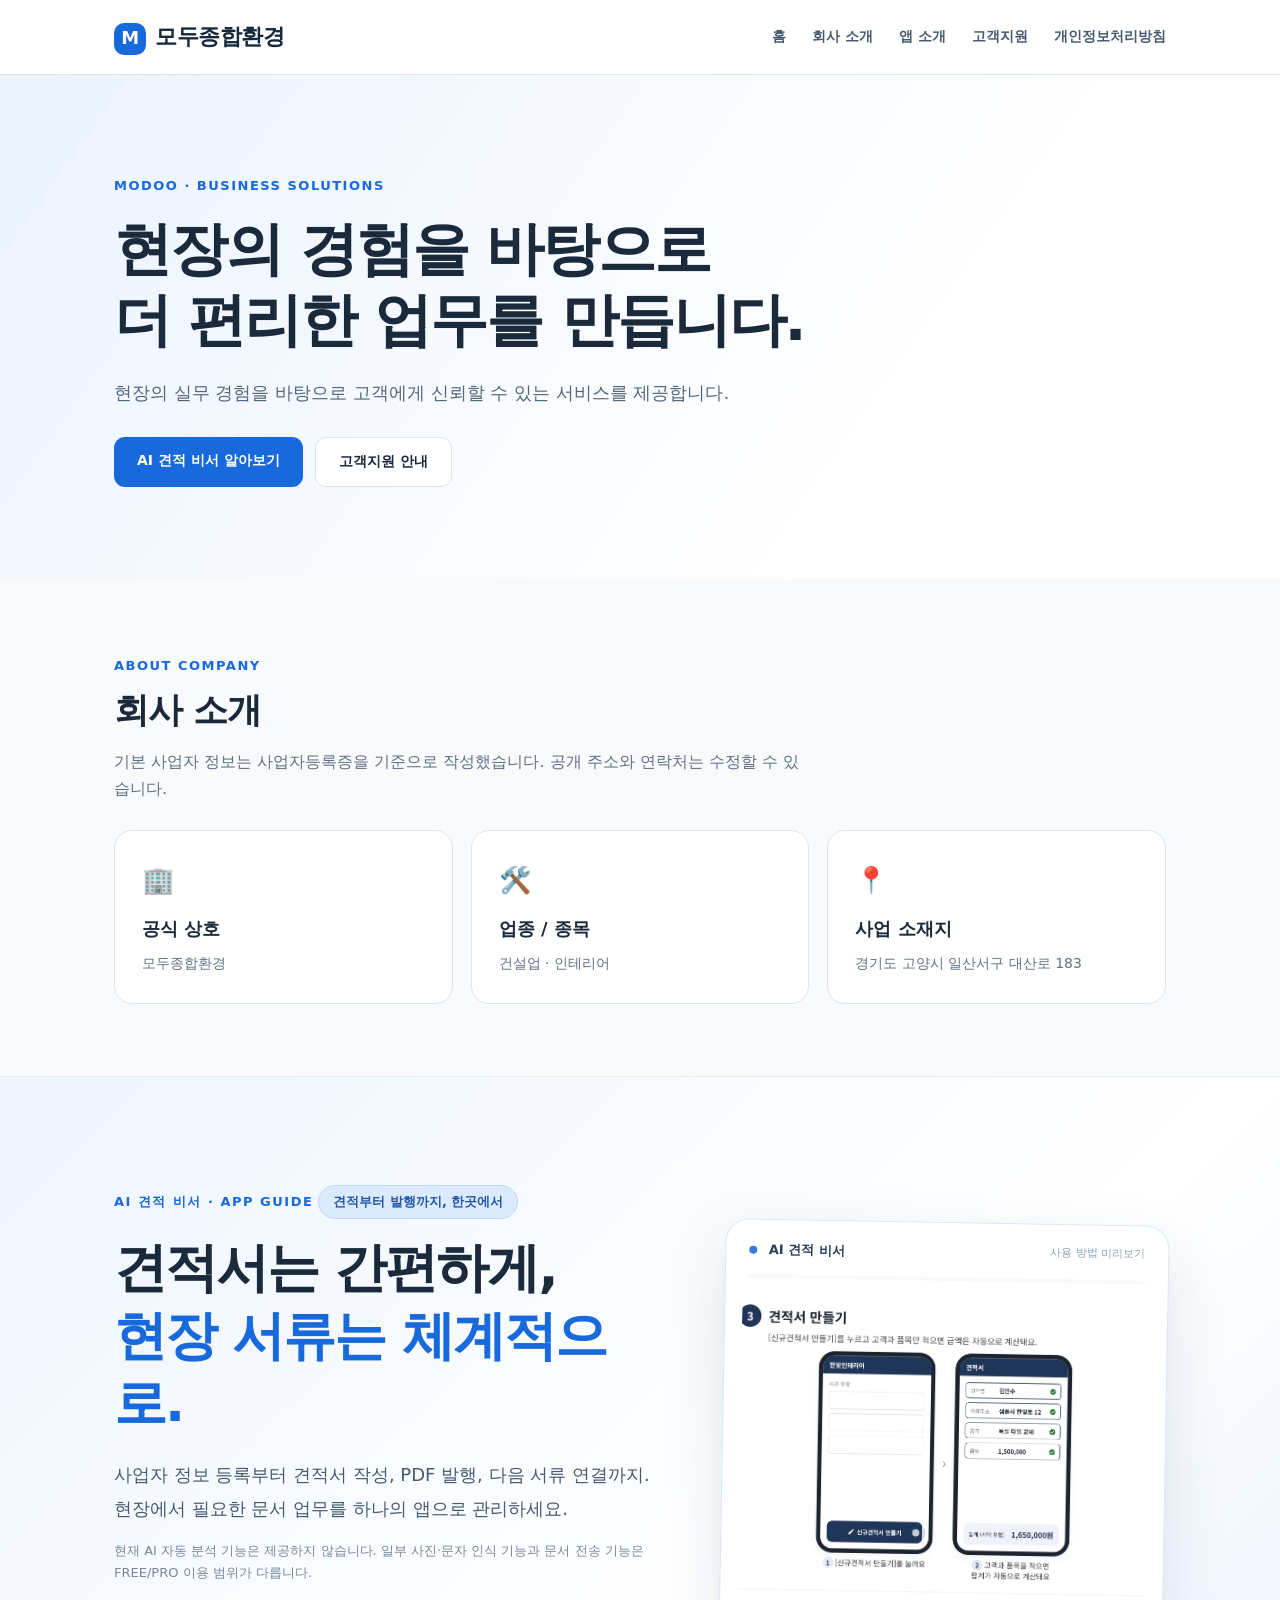
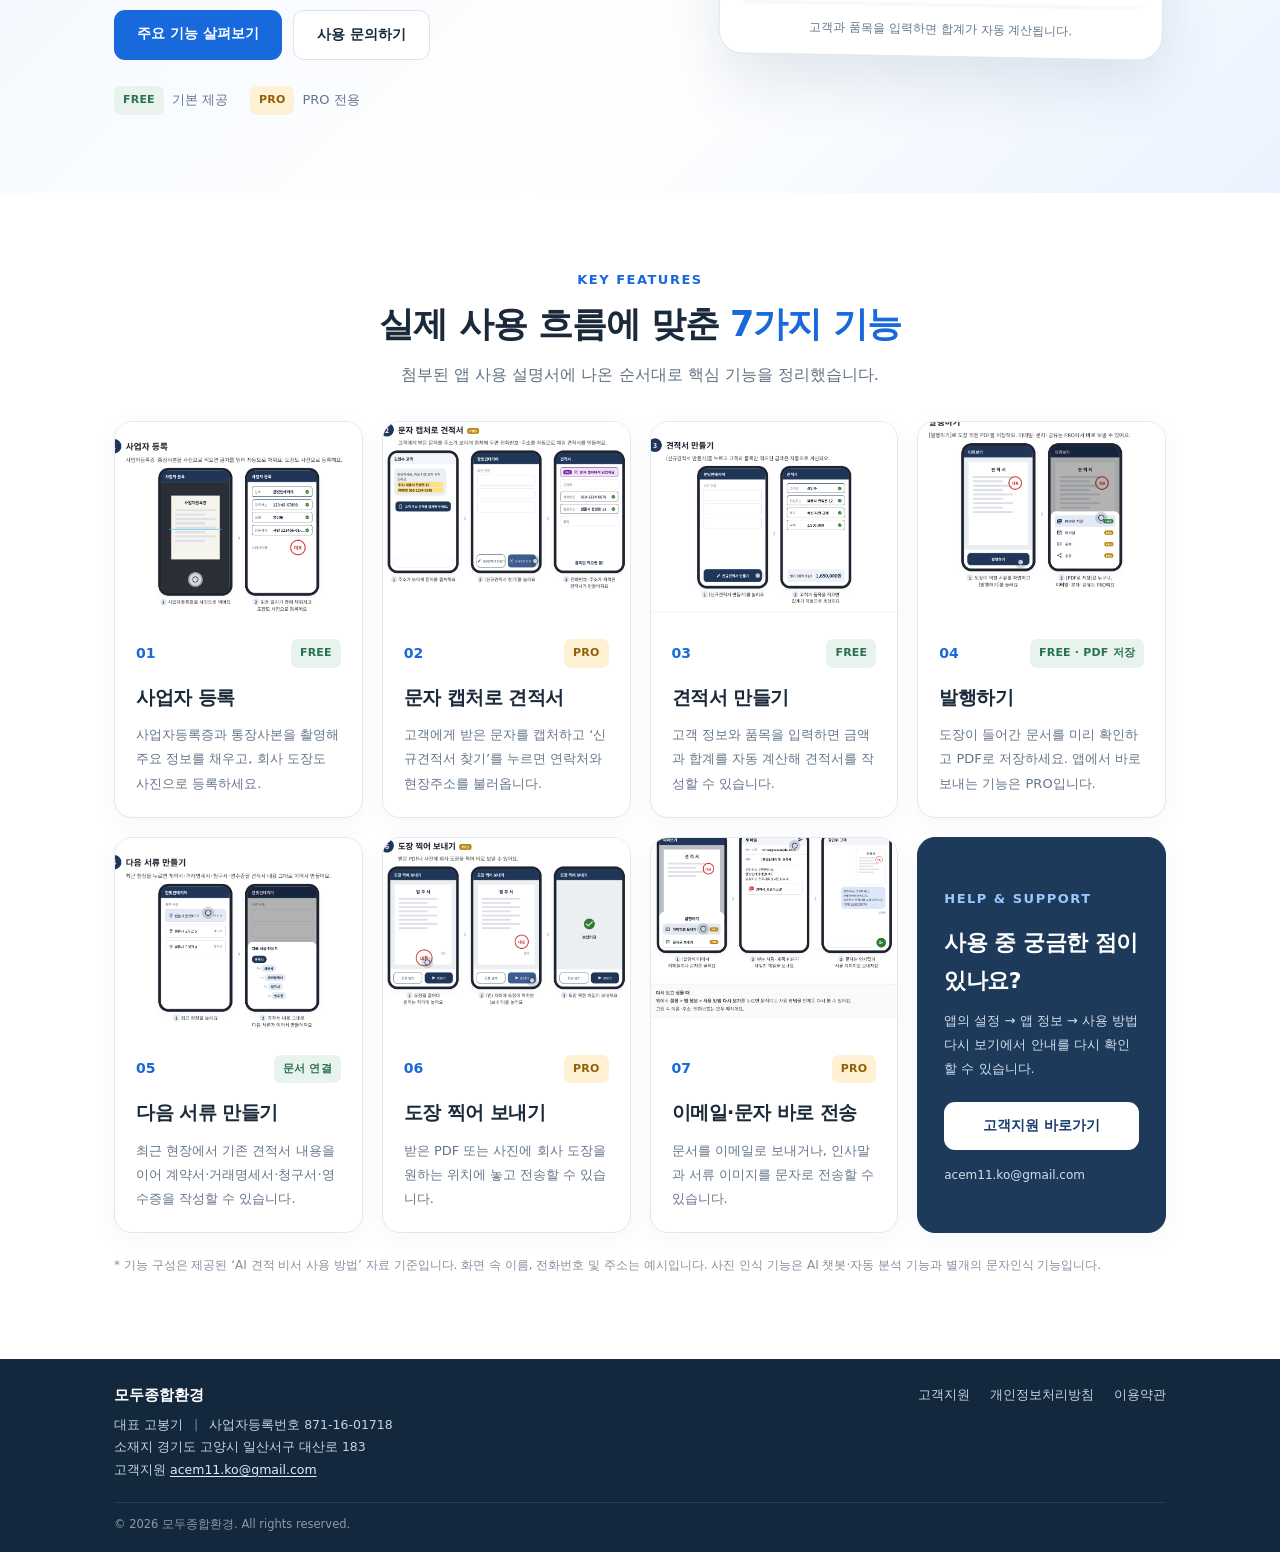
<file: index.html>
<!doctype html><html lang="ko"><head><meta charset="utf-8"><meta name="viewport" content="width=device-width,initial-scale=1"><title>모두종합환경 | 공식 홈페이지</title><meta name="description" content="모두종합환경 공식 홈페이지 및 AI 견적 비서 앱 소개"><link rel="stylesheet" href="styles.css"></head><body>
<header class="site-header"><div class="wrap header-inner"><a class="brand" href="./"><span class="brand-mark">M</span><span data-brand>모두종합환경</span></a><nav class="nav"><a href="./">홈</a><a href="#about">회사 소개</a><a href="#app">앱 소개</a><a href="support/">고객지원</a><a href="privacy/">개인정보처리방침</a></nav></div></header>
<main><section class="hero"><div class="wrap"><div class="eyebrow">MODOO · BUSINESS SOLUTIONS</div><h1>현장의 경험을 바탕으로<br>더 편리한 업무를 만듭니다.</h1><p data-field="companyIntroduction"></p><div class="actions"><a class="btn" href="#app">AI 견적 비서 알아보기</a><a class="btn secondary" href="support/">고객지원 안내</a></div></div></section>
<section class="section" id="about"><div class="wrap"><span class="eyebrow">ABOUT COMPANY</span><h2>회사 소개</h2><p class="lead">기본 사업자 정보는 사업자등록증을 기준으로 작성했습니다. 공개 주소와 연락처는 수정할 수 있습니다.</p><div class="cards"><div class="card"><div class="symbol">🏢</div><h3>공식 상호</h3><p data-field="companyName"></p></div><div class="card"><div class="symbol">🛠️</div><h3>업종 / 종목</h3><p><span data-field="businessType"></span> · <span data-field="businessItems"></span></p></div><div class="card"><div class="symbol">📍</div><h3>사업 소재지</h3><p data-field="location"></p></div></div></div></section>
<section class="app-showcase" id="app">
 <div class="wrap">
  <div class="app-hero-grid">
   <div class="app-copy">
    <span class="eyebrow">AI 견적 비서 · APP GUIDE</span>
    <div class="app-pill">견적부터 발행까지, 한곳에서</div>
    <h2>견적서는 간편하게,<br><em>현장 서류는 체계적으로.</em></h2>
    <p class="app-lead">사업자 정보 등록부터 견적서 작성, PDF 발행, 다음 서류 연결까지. 현장에서 필요한 문서 업무를 하나의 앱으로 관리하세요.</p>
    <p class="app-note">현재 AI 자동 분석 기능은 제공하지 않습니다. 일부 사진·문자 인식 기능과 문서 전송 기능은 FREE/PRO 이용 범위가 다릅니다.</p>
    <div class="app-hero-actions"><a class="btn" href="#app-features">주요 기능 살펴보기</a><a class="btn secondary" href="support/">사용 문의하기</a></div>
    <div class="plan-key"><span><b class="chip free">FREE</b> 기본 제공</span><span><b class="chip pro">PRO</b> PRO 전용</span></div>
   </div>
   <div class="hero-visual"><div class="visual-topline"><span class="mini-dot"></span> AI 견적 비서 <span class="visual-mini">사용 방법 미리보기</span></div><img src="assets/guide-step-3.png" alt="견적서 만들기 화면 예시: 신규견적서 작성과 자동 합계 계산" loading="eager"><div class="visual-caption">고객과 품목을 입력하면 합계가 자동 계산됩니다.</div></div>
  </div>
 </div>
</section>
<section class="app-benefits section" id="app-features"><div class="wrap">
 <div class="section-heading"><span class="eyebrow">KEY FEATURES</span><h2>실제 사용 흐름에 맞춘 <span class="accent">7가지 기능</span></h2><p class="lead">첨부된 앱 사용 설명서에 나온 순서대로 핵심 기능을 정리했습니다.</p></div>
 <div class="feature-grid">
  <article class="feature-card"><div class="feature-img"><img src="assets/guide-step-1.png" alt="사업자등록증 촬영 및 사업자 정보 입력 예시" loading="lazy"></div><div class="feature-text"><div class="feature-top"><span class="step">01</span><span class="chip free">FREE</span></div><h3>사업자 등록</h3><p>사업자등록증과 통장사본을 촬영해 주요 정보를 채우고, 회사 도장도 사진으로 등록하세요.</p></div></article>
  <article class="feature-card"><div class="feature-img"><img src="assets/guide-step-2.png" alt="문자 캡처에서 연락처와 주소를 읽어오는 화면 예시" loading="lazy"></div><div class="feature-text"><div class="feature-top"><span class="step">02</span><span class="chip pro">PRO</span></div><h3>문자 캡처로 견적서</h3><p>고객에게 받은 문자를 캡처하고 ‘신규견적서 찾기’를 누르면 연락처와 현장주소를 불러옵니다.</p></div></article>
  <article class="feature-card"><div class="feature-img"><img src="assets/guide-step-3.png" alt="견적서 작성 및 금액 자동 계산 예시" loading="lazy"></div><div class="feature-text"><div class="feature-top"><span class="step">03</span><span class="chip free">FREE</span></div><h3>견적서 만들기</h3><p>고객 정보와 품목을 입력하면 금액과 합계를 자동 계산해 견적서를 작성할 수 있습니다.</p></div></article>
  <article class="feature-card"><div class="feature-img"><img src="assets/guide-step-4.png" alt="도장 날인한 견적서 PDF 발행 화면 예시" loading="lazy"></div><div class="feature-text"><div class="feature-top"><span class="step">04</span><span class="chip free">FREE · PDF 저장</span></div><h3>발행하기</h3><p>도장이 들어간 문서를 미리 확인하고 PDF로 저장하세요. 앱에서 바로 보내는 기능은 PRO입니다.</p></div></article>
  <article class="feature-card"><div class="feature-img"><img src="assets/guide-step-5.png" alt="견적서 내용을 계약서 등 다음 서류로 이어 만드는 화면 예시" loading="lazy"></div><div class="feature-text"><div class="feature-top"><span class="step">05</span><span class="chip free">문서 연결</span></div><h3>다음 서류 만들기</h3><p>최근 현장에서 기존 견적서 내용을 이어 계약서·거래명세서·청구서·영수증을 작성할 수 있습니다.</p></div></article>
  <article class="feature-card"><div class="feature-img"><img src="assets/guide-step-6.png" alt="외부 PDF에 도장을 배치하고 보내는 화면 예시" loading="lazy"></div><div class="feature-text"><div class="feature-top"><span class="step">06</span><span class="chip pro">PRO</span></div><h3>도장 찍어 보내기</h3><p>받은 PDF 또는 사진에 회사 도장을 원하는 위치에 놓고 전송할 수 있습니다.</p></div></article>
  <article class="feature-card"><div class="feature-img"><img src="assets/guide-step-7.png" alt="견적서를 이메일과 문자로 전송하는 화면 예시" loading="lazy"></div><div class="feature-text"><div class="feature-top"><span class="step">07</span><span class="chip pro">PRO</span></div><h3>이메일·문자 바로 전송</h3><p>문서를 이메일로 보내거나, 인사말과 서류 이미지를 문자로 전송할 수 있습니다.</p></div></article>
  <article class="feature-card action-card"><div class="feature-text"><span class="eyebrow">HELP & SUPPORT</span><h3>사용 중 궁금한 점이 있나요?</h3><p>앱의 설정 → 앱 정보 → 사용 방법 다시 보기에서 안내를 다시 확인할 수 있습니다.</p><a class="btn" href="support/">고객지원 바로가기</a><a class="email-plain" data-email-link href="mailto:acem11.ko@gmail.com">acem11.ko@gmail.com</a></div></article>
 </div>
 <p class="app-footnote">* 기능 구성은 제공된 ‘AI 견적 비서 사용 방법’ 자료 기준입니다. 화면 속 이름, 전화번호 및 주소는 예시입니다. 사진 인식 기능은 AI 챗봇·자동 분석 기능과 별개의 문자인식 기능입니다.</p>
 </div></section>
</main>
<footer class="footer compact-footer"><div class="wrap"><div class="footer-flex"><div class="footer-company"><strong data-brand></strong><p>대표 <span data-field="representative"></span> <span class="footer-sep">|</span> 사업자등록번호 <span data-field="registrationNumber"></span></p><p>소재지 <span data-field="location"></span></p><p>고객지원 <a href="mailto:acem11.ko@gmail.com">acem11.ko@gmail.com</a></p></div><nav class="footer-links" aria-label="하단 메뉴"><a href="support/">고객지원</a><a href="privacy/">개인정보처리방침</a><a href="terms/">이용약관</a></nav></div><div class="footer-copy">© <span data-year></span> <span data-brand></span>. All rights reserved.</div></div></footer><script src="config.js"></script><script src="app.js"></script></body></html>
</file>
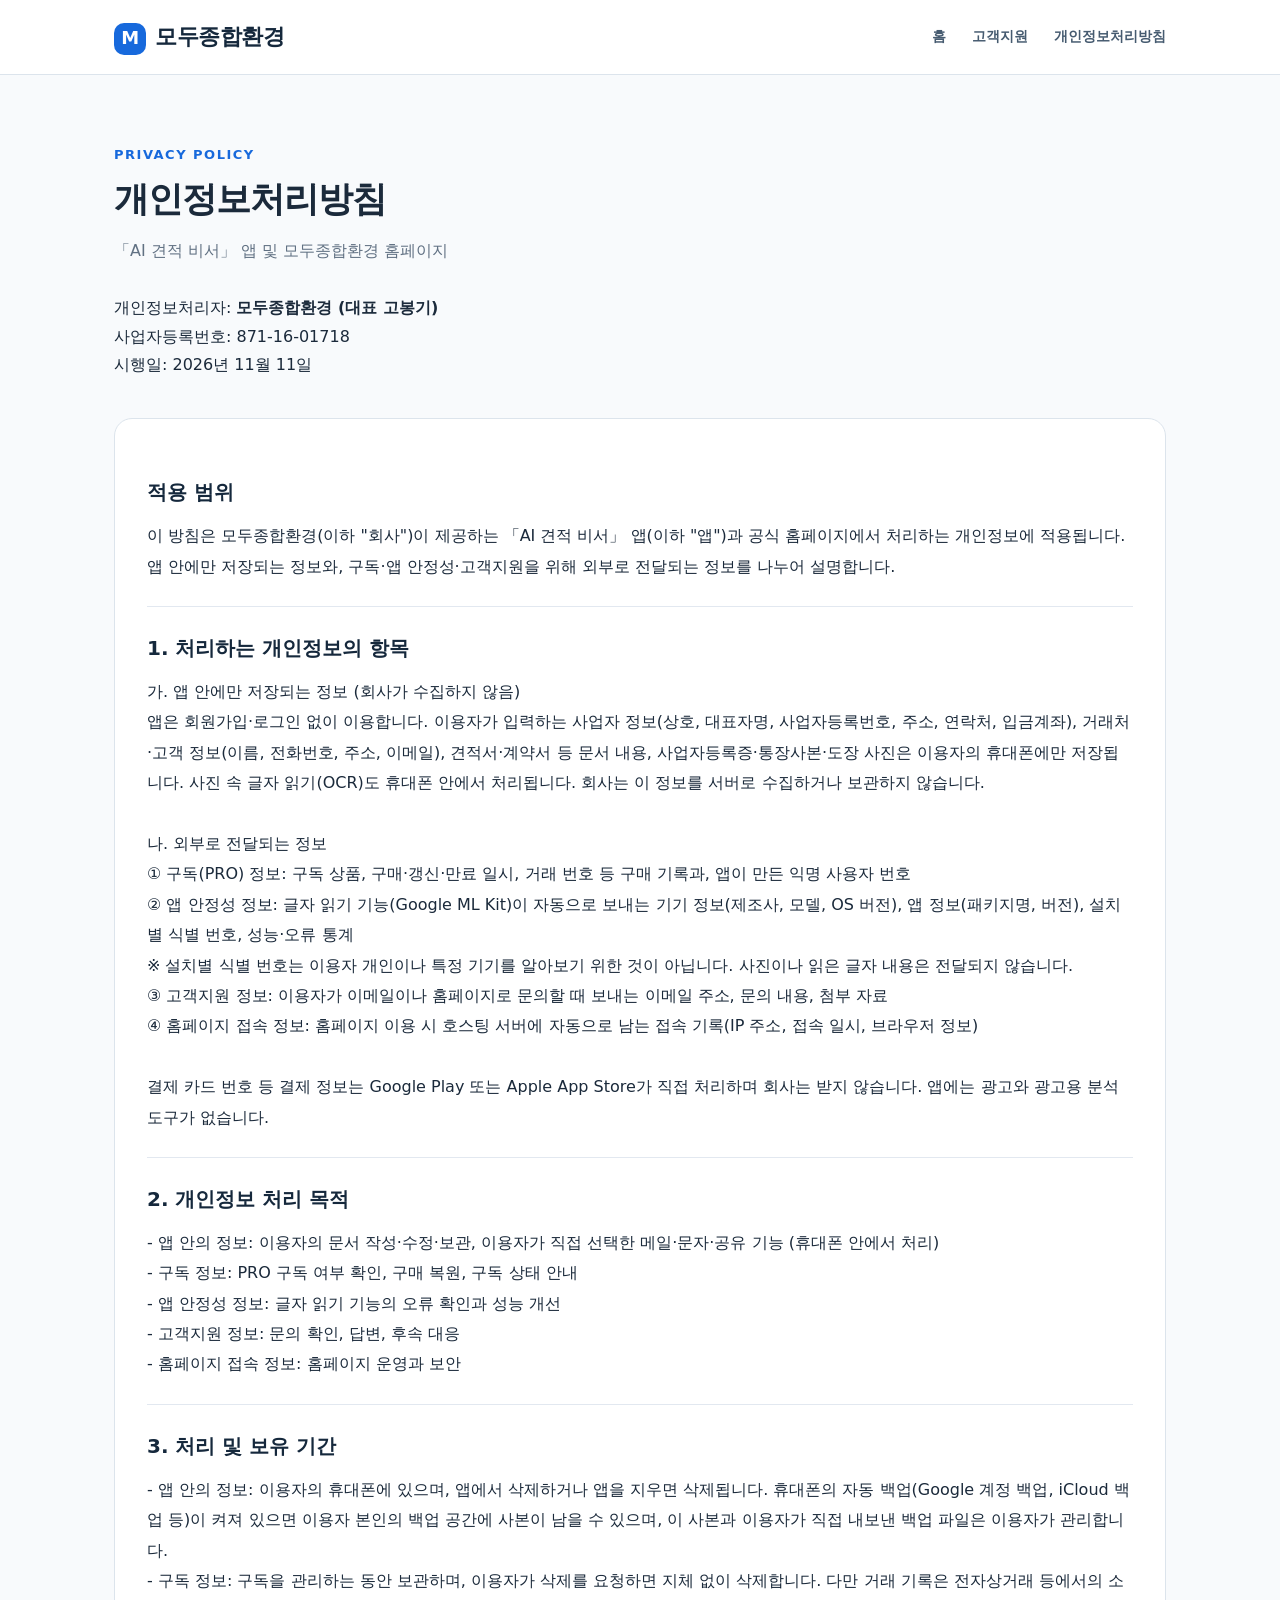
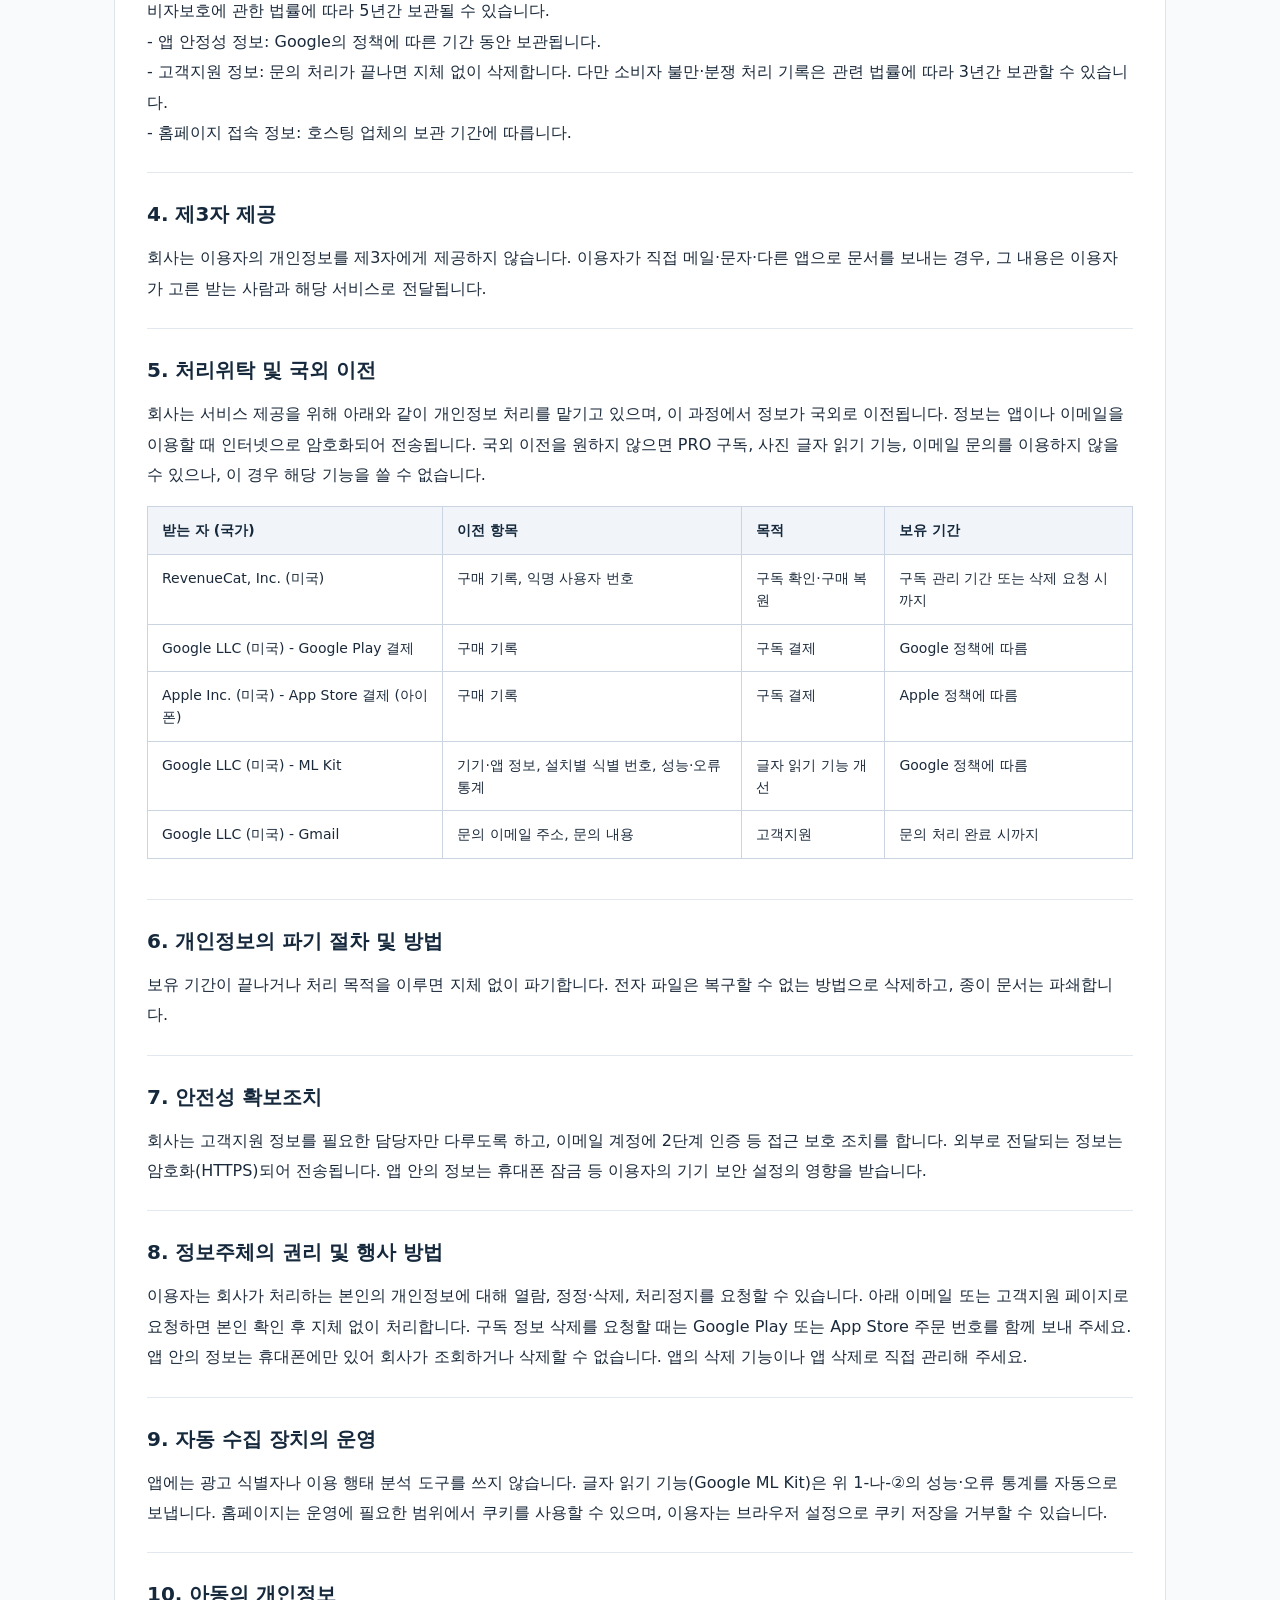
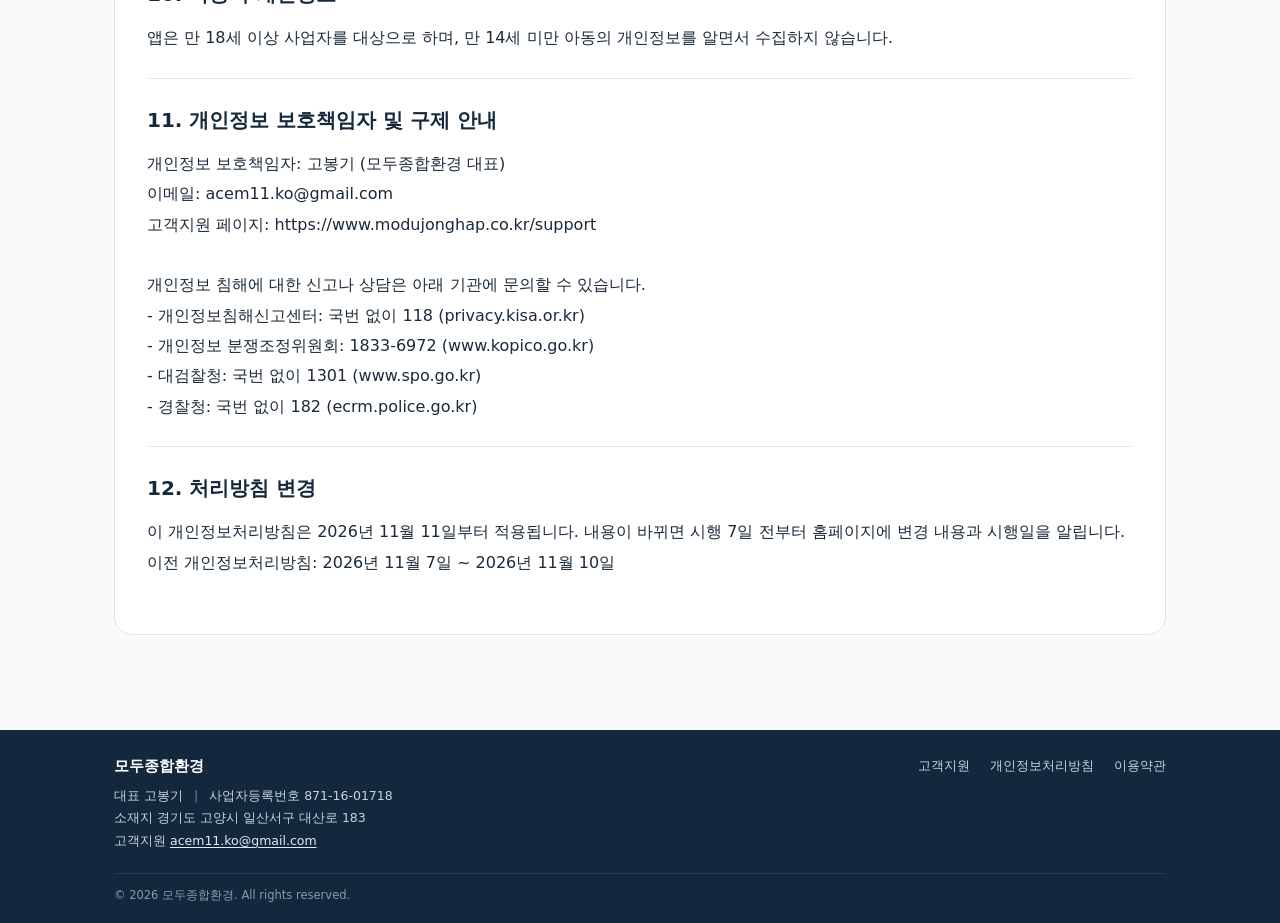
<file: privacy/index.html>
<!doctype html><html lang="ko"><head><meta charset="utf-8"><meta name="viewport" content="width=device-width,initial-scale=1"><title>개인정보처리방침 | AI 견적 비서</title><link rel="stylesheet" href="../styles.css"><style>.privacy-section{padding:24px 0;border-bottom:1px solid #e2e8f0}.privacy-section:last-of-type{border-bottom:none}.privacy-section h2{font-size:20px;margin:0 0 12px;color:var(--navy)}.privacy-text{white-space:pre-line;line-height:1.9;overflow-wrap:anywhere}.privacy-top{margin-top:24px}.privacy-status{font-size:13px;color:#8b4513}.privacy-meta{padding:14px 0;line-height:1.8}.privacy-table-wrap{overflow-x:auto;margin:16px 0}.privacy-table{width:100%;border-collapse:collapse;font-size:14px;line-height:1.6}.privacy-table th,.privacy-table td{border:1px solid #cbd5e1;padding:12px 14px;text-align:left;vertical-align:top}.privacy-table th{background:#f1f5f9;color:var(--navy);font-weight:700}</style></head><body><header class="site-header"><div class="wrap header-inner"><a class="brand" href="../"><span class="brand-mark">M</span><span data-brand></span></a><nav class="nav"><a href="../">홈</a><a href="../support/">고객지원</a><a href="./">개인정보처리방침</a></nav></div></header><main class="page"><div class="wrap"><span class="eyebrow">PRIVACY POLICY</span><h1>개인정보처리방침</h1><p class="lead">「<span data-field="appName"></span>」 앱 및 모두종합환경 홈페이지</p><div class="privacy-meta">개인정보처리자: <strong data-field="privacyController"></strong><br>사업자등록번호: <span data-field="registrationNumber"></span><br>시행일: <span data-field="privacyEffectiveDate"></span></div><div class="panel privacy-top"><section class="privacy-section"><h2>적용 범위</h2><div class="privacy-text" data-field="privacyScope"></div></section><section class="privacy-section"><h2>1. 처리하는 개인정보의 항목</h2><div class="privacy-text" data-field="privacyCollected"></div></section><section class="privacy-section"><h2>2. 개인정보 처리 목적</h2><div class="privacy-text" data-field="privacyPurpose"></div></section><section class="privacy-section"><h2>3. 처리 및 보유 기간</h2><div class="privacy-text" data-field="privacyRetention"></div></section><section class="privacy-section"><h2>4. 제3자 제공</h2><div class="privacy-text" data-field="privacyThirdParties"></div></section><section class="privacy-section"><h2>5. 처리위탁 및 국외 이전</h2><div class="privacy-text" data-field="privacyConsignment"></div><div class="privacy-table-wrap"><table class="privacy-table"><thead><tr><th>받는 자 (국가)</th><th>이전 항목</th><th>목적</th><th>보유 기간</th></tr></thead><tbody><tr><td>RevenueCat, Inc. (미국)</td><td>구매 기록, 익명 사용자 번호</td><td>구독 확인·구매 복원</td><td>구독 관리 기간 또는 삭제 요청 시까지</td></tr><tr><td>Google LLC (미국) - Google Play 결제</td><td>구매 기록</td><td>구독 결제</td><td>Google 정책에 따름</td></tr><tr><td>Apple Inc. (미국) - App Store 결제 (아이폰)</td><td>구매 기록</td><td>구독 결제</td><td>Apple 정책에 따름</td></tr><tr><td>Google LLC (미국) - ML Kit</td><td>기기·앱 정보, 설치별 식별 번호, 성능·오류 통계</td><td>글자 읽기 기능 개선</td><td>Google 정책에 따름</td></tr><tr><td>Google LLC (미국) - Gmail</td><td>문의 이메일 주소, 문의 내용</td><td>고객지원</td><td>문의 처리 완료 시까지</td></tr></tbody></table></div></section><section class="privacy-section"><h2>6. 개인정보의 파기 절차 및 방법</h2><div class="privacy-text" data-field="privacyDestruction"></div></section><section class="privacy-section"><h2>7. 안전성 확보조치</h2><div class="privacy-text" data-field="privacySecurity"></div></section><section class="privacy-section"><h2>8. 정보주체의 권리 및 행사 방법</h2><div class="privacy-text" data-field="privacyRights"></div></section><section class="privacy-section"><h2>9. 자동 수집 장치의 운영</h2><div class="privacy-text" data-field="privacyCookies"></div></section><section class="privacy-section"><h2>10. 아동의 개인정보</h2><div class="privacy-text" data-field="privacyChildren"></div></section><section class="privacy-section"><h2>11. 개인정보 보호책임자 및 구제 안내</h2><div class="privacy-text" data-field="privacyOfficer"></div></section><section class="privacy-section"><h2>12. 처리방침 변경</h2><div class="privacy-text" data-field="privacyChanges"></div></section></div></div></main><footer class="footer compact-footer"><div class="wrap"><div class="footer-flex"><div class="footer-company"><strong data-brand></strong><p>대표 <span data-field="representative"></span> <span class="footer-sep">|</span> 사업자등록번호 <span data-field="registrationNumber"></span></p><p>소재지 <span data-field="location"></span></p><p>고객지원 <a href="mailto:acem11.ko@gmail.com">acem11.ko@gmail.com</a></p></div><nav class="footer-links" aria-label="하단 메뉴"><a href="../support/">고객지원</a><a href="../privacy/">개인정보처리방침</a><a href="../terms/">이용약관</a></nav></div><div class="footer-copy">© <span data-year></span> <span data-brand></span>. All rights reserved.</div></div></footer><script src="../config.js"></script><script src="../app.js"></script><script>window.addEventListener('DOMContentLoaded',function(){const s=window.SITE_CONFIG||{};const requires=Object.keys(s).some(k=>k.startsWith('privacy')&&typeof s[k]==='string'&&(/\[확인 필요|\[.*입력 필요/.test(s[k])));document.querySelectorAll('[data-setup-warning]').forEach(e=>e.hidden=!(requires||!s.supportEmail||!s.privacyEffectiveDate));});</script></body></html>
</file>
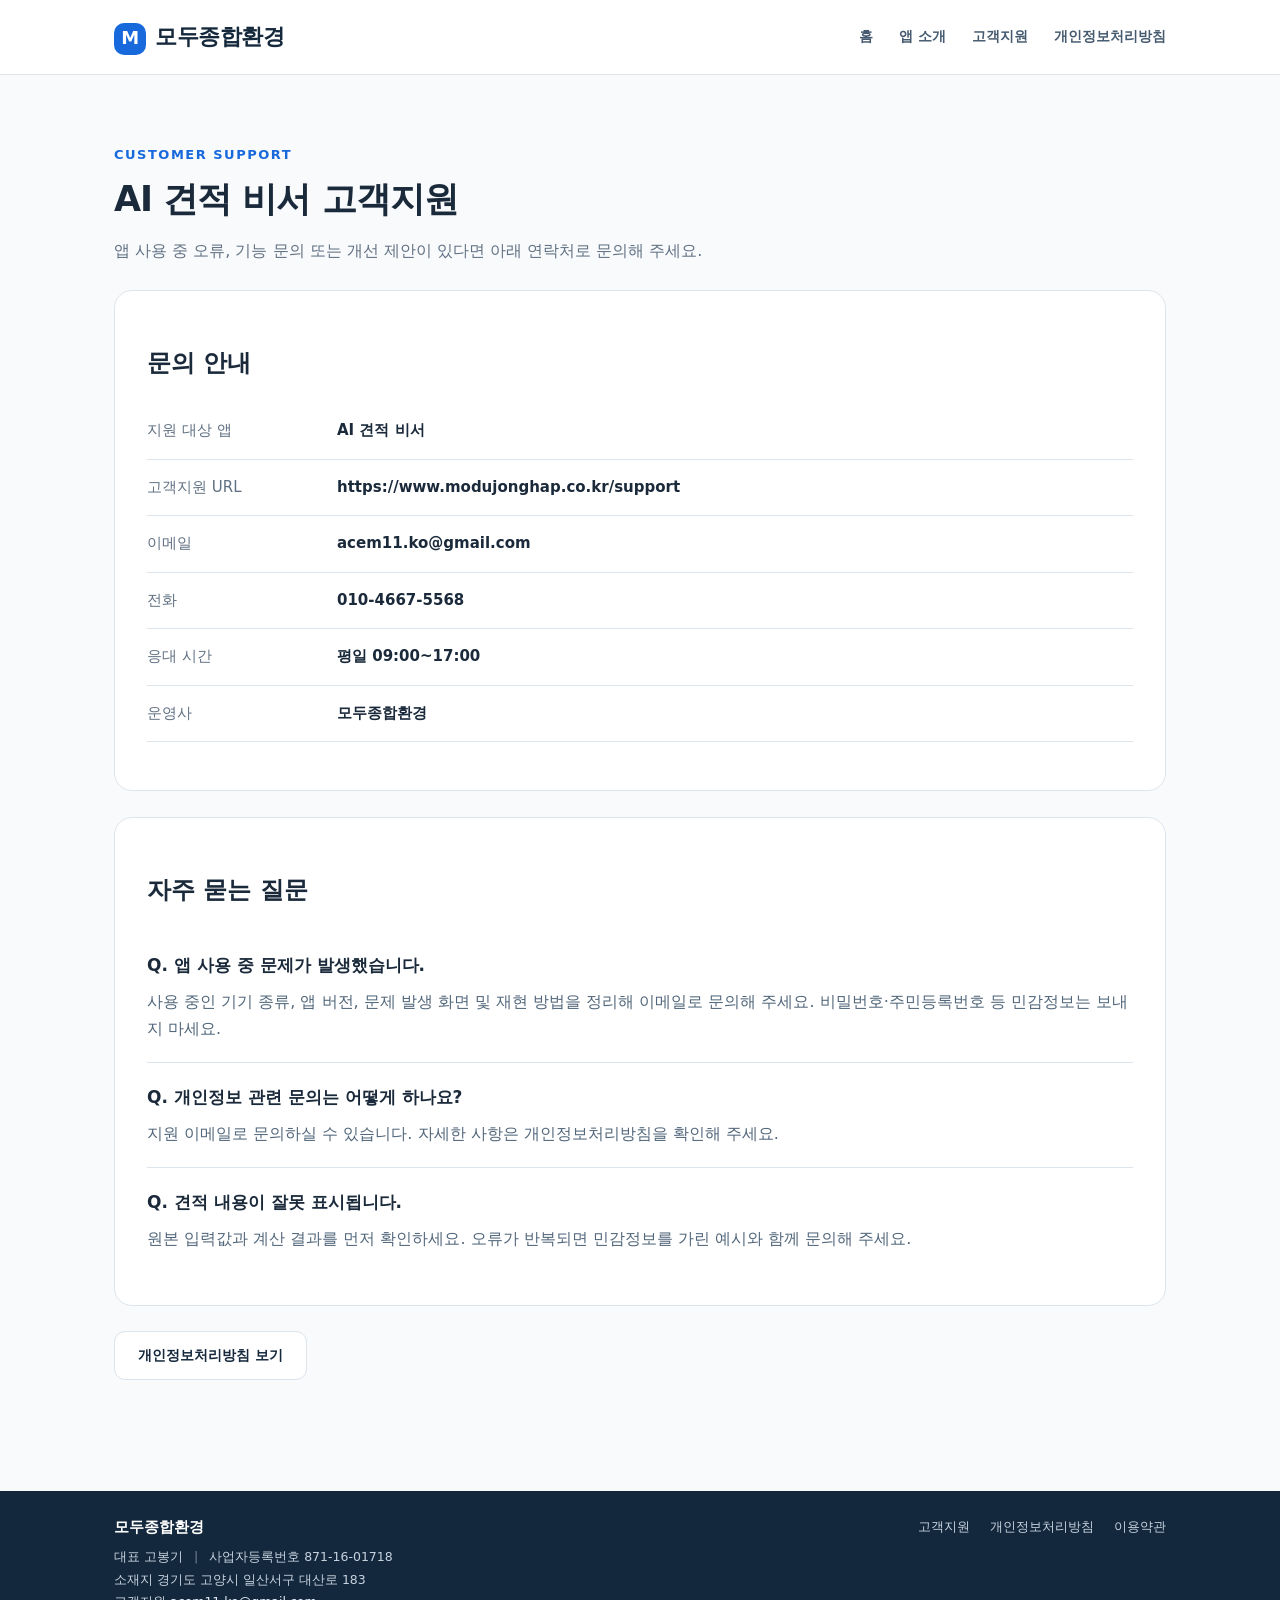
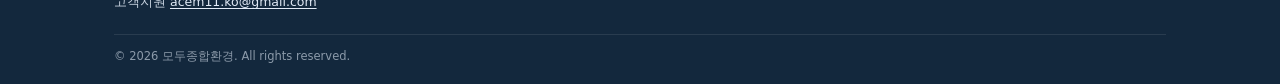
<file: support/index.html>
<!doctype html><html lang="ko"><head><meta charset="utf-8"><meta name="viewport" content="width=device-width,initial-scale=1"><title>고객지원 | AI 견적 비서</title><meta name="description" content="AI 견적 비서 앱 문의 및 고객지원 안내"><link rel="stylesheet" href="../styles.css"></head><body><header class="site-header"><div class="wrap header-inner"><a class="brand" href="../"><span class="brand-mark">M</span><span data-brand></span></a><nav class="nav"><a href="../">홈</a><a href="../#app">앱 소개</a><a href="./">고객지원</a><a href="../privacy/">개인정보처리방침</a></nav></div></header><main class="page"><div class="wrap"><span class="eyebrow">CUSTOMER SUPPORT</span><h1><span data-field="appName"></span> 고객지원</h1><p class="lead">앱 사용 중 오류, 기능 문의 또는 개선 제안이 있다면 아래 연락처로 문의해 주세요.</p><div class="notice" data-setup-warning>게시 준비 중인 페이지입니다. App Store 심사 등록 전 지원 이메일과 개인정보처리방침을 실제 정보로 수정하고 정상 작동을 확인하세요.</div><div class="panel"><h2>문의 안내</h2><dl class="meta"><dt>지원 대상 앱</dt><dd data-field="appName"></dd><dt>고객지원 URL</dt><dd><a href="https://www.modujonghap.co.kr/support">https://www.modujonghap.co.kr/support</a></dd><dt>이메일</dt><dd><a data-email-link></a></dd><dt>전화</dt><dd><a data-phone-link></a></dd><dt>응대 시간</dt><dd data-field="supportHours"></dd><dt>운영사</dt><dd data-field="companyName"></dd></dl></div><div class="panel"><h2>자주 묻는 질문</h2><div class="item"><h3>Q. 앱 사용 중 문제가 발생했습니다.</h3><p>사용 중인 기기 종류, 앱 버전, 문제 발생 화면 및 재현 방법을 정리해 이메일로 문의해 주세요. 비밀번호·주민등록번호 등 민감정보는 보내지 마세요.</p></div><div class="item"><h3>Q. 개인정보 관련 문의는 어떻게 하나요?</h3><p>지원 이메일로 문의하실 수 있습니다. 자세한 사항은 개인정보처리방침을 확인해 주세요.</p></div><div class="item"><h3>Q. 견적 내용이 잘못 표시됩니다.</h3><p>원본 입력값과 계산 결과를 먼저 확인하세요. 오류가 반복되면 민감정보를 가린 예시와 함께 문의해 주세요.</p></div></div><p style="margin-top:25px"><a href="../privacy/" class="btn secondary">개인정보처리방침 보기</a></p></div></main><footer class="footer compact-footer"><div class="wrap"><div class="footer-flex"><div class="footer-company"><strong data-brand></strong><p>대표 <span data-field="representative"></span> <span class="footer-sep">|</span> 사업자등록번호 <span data-field="registrationNumber"></span></p><p>소재지 <span data-field="location"></span></p><p>고객지원 <a href="mailto:acem11.ko@gmail.com">acem11.ko@gmail.com</a></p></div><nav class="footer-links" aria-label="하단 메뉴"><a href="../support/">고객지원</a><a href="../privacy/">개인정보처리방침</a><a href="../terms/">이용약관</a></nav></div><div class="footer-copy">© <span data-year></span> <span data-brand></span>. All rights reserved.</div></div></footer><script src="../config.js"></script><script src="../app.js"></script></body></html>
</file>
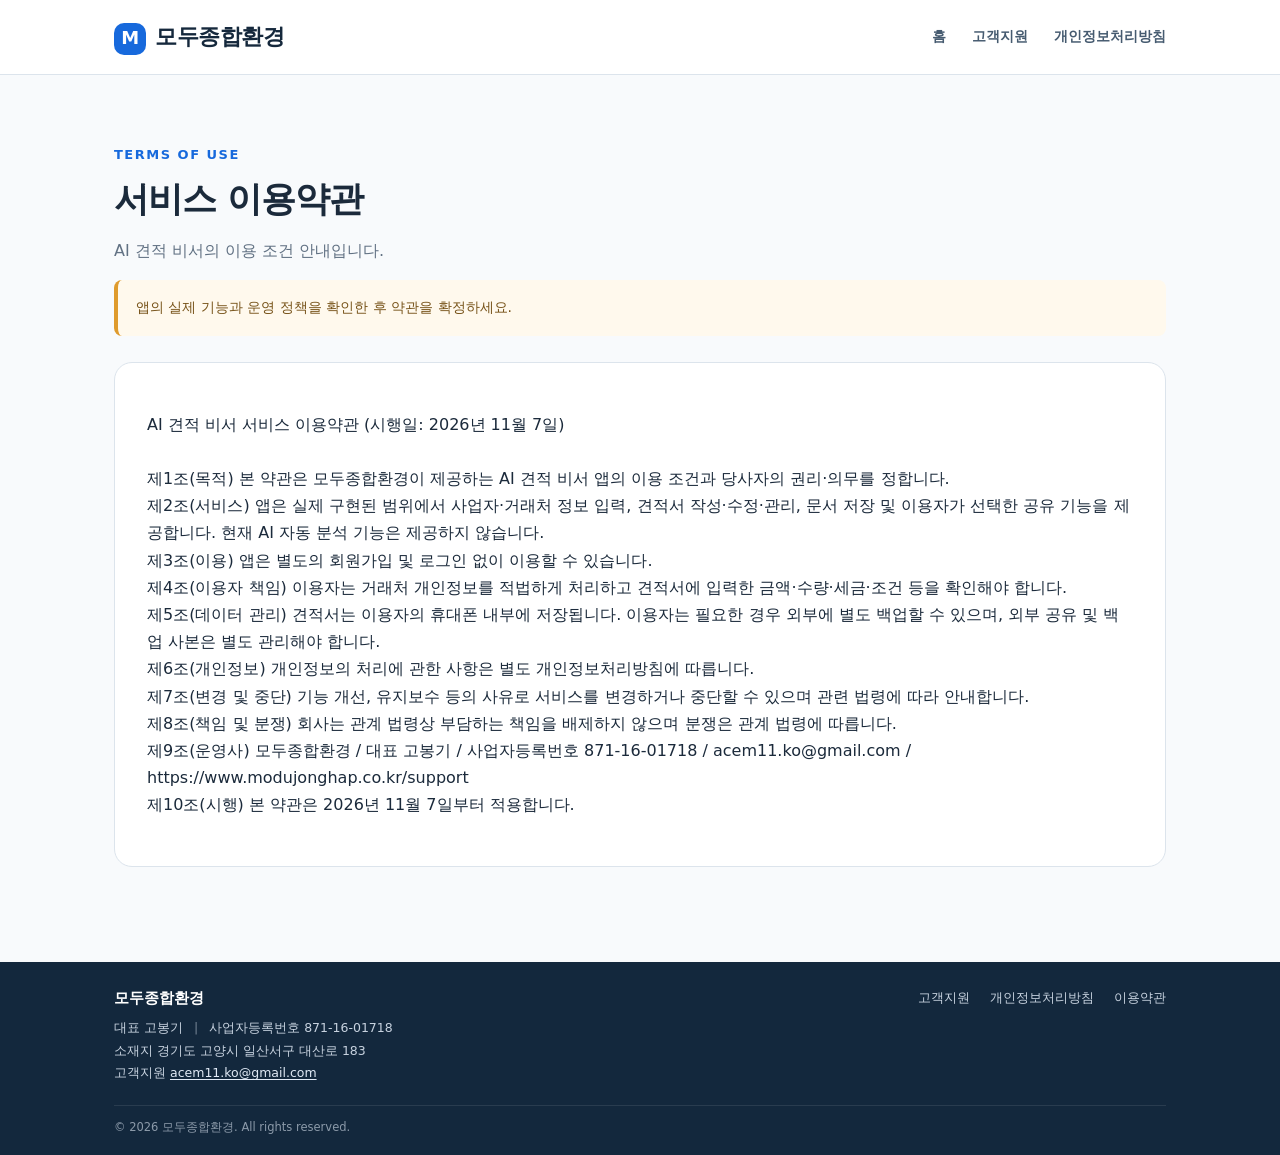
<file: terms/index.html>
<!doctype html><html lang="ko"><head><meta charset="utf-8"><meta name="viewport" content="width=device-width,initial-scale=1"><title>이용약관 | AI 견적 비서</title><link rel="stylesheet" href="../styles.css"></head><body><header class="site-header"><div class="wrap header-inner"><a class="brand" href="../"><span class="brand-mark">M</span><span data-brand></span></a><nav class="nav"><a href="../">홈</a><a href="../support/">고객지원</a><a href="../privacy/">개인정보처리방침</a></nav></div></header><main class="page"><div class="wrap"><span class="eyebrow">TERMS OF USE</span><h1>서비스 이용약관</h1><p class="lead"><span data-field="appName"></span>의 이용 조건 안내입니다.</p><div class="notice">앱의 실제 기능과 운영 정책을 확인한 후 약관을 확정하세요.</div><div class="panel"><p style="white-space:pre-line" data-field="termsBody"></p></div></div></main><footer class="footer compact-footer"><div class="wrap"><div class="footer-flex"><div class="footer-company"><strong data-brand></strong><p>대표 <span data-field="representative"></span> <span class="footer-sep">|</span> 사업자등록번호 <span data-field="registrationNumber"></span></p><p>소재지 <span data-field="location"></span></p><p>고객지원 <a href="mailto:acem11.ko@gmail.com">acem11.ko@gmail.com</a></p></div><nav class="footer-links" aria-label="하단 메뉴"><a href="../support/">고객지원</a><a href="../privacy/">개인정보처리방침</a><a href="../terms/">이용약관</a></nav></div><div class="footer-copy">© <span data-year></span> <span data-brand></span>. All rights reserved.</div></div></footer><script src="../config.js"></script><script src="../app.js"></script></body></html>
</file>
<file: styles.css>
:root{--navy:#15283c;--ink:#1b2a3b;--muted:#617183;--line:#dce4ec;--blue:#1769dc;--pale:#edf5ff;--bg:#f8fafc;--white:#fff;--radius:18px}*{box-sizing:border-box}html{scroll-behavior:smooth}body{margin:0;font-family:Pretendard,'Apple SD Gothic Neo','Malgun Gothic',system-ui,sans-serif;color:var(--ink);background:var(--bg);line-height:1.7}a{color:inherit;text-decoration:none}.wrap{max-width:1100px;margin:auto;padding:0 24px}.site-header{background:white;border-bottom:1px solid var(--line);position:sticky;top:0;z-index:10}.header-inner{display:flex;align-items:center;justify-content:space-between;min-height:74px;gap:20px}.brand{font-size:22px;font-weight:800;letter-spacing:-.5px;color:var(--navy)}.brand-mark{display:inline-flex;align-items:center;justify-content:center;width:32px;height:32px;border-radius:10px;background:var(--blue);color:#fff;margin-right:9px;font-size:18px}.nav{display:flex;gap:26px;font-size:14px;font-weight:650;color:#465b70}.nav a:hover,.footer a:hover{color:var(--blue)}.hero{background:linear-gradient(125deg,#eaf3ff 0%,#fff 70%);padding:100px 0 92px}.eyebrow{font-weight:800;color:var(--blue);font-size:13px;letter-spacing:1.5px;text-transform:uppercase}.hero h1{font-size:clamp(35px,5vw,58px);line-height:1.22;letter-spacing:-2px;margin:17px 0 22px}.hero p{max-width:640px;font-size:18px;color:#53687c}.actions{display:flex;flex-wrap:wrap;gap:12px;margin-top:29px}.btn{display:inline-block;padding:12px 23px;border-radius:11px;background:var(--blue);color:#fff;font-weight:700;font-size:14px}.btn.secondary{background:white;color:var(--navy);border:1px solid var(--line)}.section{padding:72px 0}.section h2,.page h1{font-size:clamp(26px,4vw,35px);letter-spacing:-1px;line-height:1.3;margin:10px 0 14px}.lead{color:var(--muted);max-width:700px;margin-top:0}.cards{display:grid;grid-template-columns:repeat(3,1fr);gap:18px;margin-top:28px}.card{background:white;border:1px solid var(--line);border-radius:var(--radius);padding:27px}.card .symbol{font-size:26px;margin-bottom:12px}.card h3{font-size:18px;margin:2px 0 7px}.card p{font-size:14px;color:var(--muted);margin:0}.band{background:#eaf3ff;border-radius:22px;padding:40px;display:flex;align-items:center;justify-content:space-between;gap:26px}.band h2{margin:0 0 10px}.band p{margin:0;color:#53687c}.page{padding:65px 0 95px;min-height:65vh}.panel{background:#fff;border:1px solid var(--line);border-radius:var(--radius);padding:32px;margin-top:26px}.meta{display:grid;grid-template-columns:190px 1fr;gap:0}.meta dt,.meta dd{padding:15px 0;margin:0;border-bottom:1px solid var(--line);font-size:15px}.meta dt{color:var(--muted)}.meta dd{font-weight:600;overflow-wrap:anywhere}.notice{border-left:4px solid #df9b2d;background:#fff9ed;padding:16px 18px;color:#775319;border-radius:8px;font-size:14px}.item{padding:20px 0;border-bottom:1px solid var(--line)}.item:last-child{border:0}.item h3{font-size:17px;margin:0 0 8px}.item p{margin:0;color:#52677b;white-space:pre-line;overflow-wrap:anywhere}.footer{background:#13283d;color:#c7d2df;padding:38px 0;font-size:13px}.footer-flex{display:flex;justify-content:space-between;flex-wrap:wrap;gap:25px}.footer strong{display:block;color:#fff;font-size:18px;margin-bottom:10px}.footer p{margin:4px 0}.footer-links{display:flex;gap:20px;flex-wrap:wrap}.muted{color:var(--muted)}.status{color:#a26216}.contact-value{overflow-wrap:anywhere}@media(max-width:700px){.header-inner{flex-direction:column;align-items:flex-start;padding:17px 0;gap:10px}.nav{gap:16px;flex-wrap:wrap;font-size:13px}.hero{padding:72px 0}.cards{grid-template-columns:1fr}.band{display:block;padding:25px}.band .btn{margin-top:18px}.meta{grid-template-columns:1fr}.meta dt{border:0;padding-bottom:0}.meta dd{padding-top:3px}.page{padding:38px 0 65px}.panel{padding:24px}}

/* App intro section — 2026-11-07 */
.app-showcase{padding:88px 0 78px;background:linear-gradient(136deg,#edf5ff 0%,#fff 63%,#eaf3ff 100%);border-top:1px solid #e3edfa}
.app-hero-grid{display:grid;grid-template-columns:1.1fr .9fr;align-items:center;gap:65px}
.app-copy h2{font-size:clamp(35px,4.5vw,53px);line-height:1.28;letter-spacing:-2px;margin:15px 0 21px}
.app-copy h2 em{font-style:normal;color:#1769dc}
.app-lead{font-size:18px;color:#455b70;line-height:1.9;margin:0 0 13px}
.app-note{font-size:13px;color:#77879a;line-height:1.75;margin:0}
.app-pill{display:inline-block;background:#dceafe;border:1px solid #bfd6fc;color:#2258a6;border-radius:99px;padding:5px 14px;font-size:13px;font-weight:750;margin-top:20px}
.app-hero-actions{display:flex;gap:11px;flex-wrap:wrap;margin-top:25px}
.plan-key{display:flex;gap:22px;flex-wrap:wrap;margin-top:26px;font-size:13px;color:#62758b}
.plan-key>span{display:flex;gap:8px;align-items:center}
.chip{font-size:11px;font-weight:850;letter-spacing:.2px;padding:5px 9px;border-radius:7px;display:inline-block;white-space:nowrap}
.chip.free{background:#e8f3ee;color:#267451}.chip.pro{background:#fff1d3;color:#925f02}
.hero-visual{background:#fff;border:1px solid #dce7f3;border-radius:24px;padding:17px;box-shadow:0 24px 62px #233d6820;transform:rotate(1deg)}
.visual-topline{font-size:13px;font-weight:800;color:#273e5a;padding:2px 6px 13px}.visual-mini{float:right;color:#8ca1b5;font-size:11px;font-weight:500}
.mini-dot{display:inline-block;background:#377bd6;border-radius:50%;width:8px;height:8px;margin-right:7px}
.hero-visual img{width:100%;height:330px;object-fit:contain;display:block;border-radius:12px;background:#f7f9fc}
.visual-caption{padding:12px 6px 0;color:#63778d;font-size:12px;text-align:center}
.app-benefits{background:#fff}.section-heading{text-align:center;margin-bottom:33px}.section-heading .lead{margin:0 auto}.accent{color:#1769dc}
.feature-grid{display:grid;grid-template-columns:repeat(4,minmax(0,1fr));gap:19px}
.feature-card{background:#fff;border:1px solid #e2e8f1;border-radius:18px;overflow:hidden;box-shadow:0 6px 24px #203a600a;transition:transform .2s ease,box-shadow .2s ease}
.feature-card:hover{transform:translateY(-3px);box-shadow:0 14px 34px #203a6018}
.feature-img{height:196px;background:#f1f5fb;overflow:hidden}.feature-img img{width:100%;height:100%;object-fit:cover;object-position:center 35%}
.feature-text{padding:21px}.feature-top{display:flex;align-items:center;justify-content:space-between;gap:5px}.step{font-size:14px;font-weight:800;color:#1769dc}
.feature-text h3{margin:13px 0 10px;font-size:19px;letter-spacing:-.5px}.feature-text p{font-size:13px;line-height:1.85;color:#65768b;margin:0}
.action-card{display:flex;align-items:center;background:#1e3a5b;border-color:#1e3a5b;color:white}.action-card .feature-text{padding:26px}.action-card .eyebrow{color:#9ac7ff}.action-card h3{font-size:22px}.action-card p{color:#d1deee}.action-card .btn{display:block;background:white;color:#173b6a;margin-top:21px;text-align:center}.action-card .email-plain{display:block;margin-top:15px;font-size:12px;color:#d1deee;overflow-wrap:anywhere}
.app-footnote{margin-top:22px;color:#8390a1;font-size:12px}
@media(max-width:1050px){.feature-grid{grid-template-columns:repeat(2,minmax(0,1fr))}.app-hero-grid{gap:25px}.hero-visual img{height:285px}}
@media(max-width:700px){.app-showcase{padding:52px 0}.app-hero-grid{grid-template-columns:1fr;gap:27px}.app-copy h2{font-size:34px;letter-spacing:-1px}.app-lead{font-size:16px}.hero-visual{transform:none}.feature-grid{grid-template-columns:1fr}.feature-img{height:220px}.section-heading{text-align:left}.section-heading .lead{margin:0}}

/* Compact, accessible legal footer */
.compact-footer{padding:26px 0 18px;font-size:12.5px;line-height:1.65}
.compact-footer .footer-flex{align-items:flex-start;gap:18px 32px}
.compact-footer .footer-company strong{font-size:15px;line-height:1.45;margin-bottom:8px;font-weight:750}
.compact-footer .footer-company p{margin:2px 0;color:#c7d2df}
.compact-footer .footer-company a{color:#e1eaf6;text-decoration:underline;text-underline-offset:2px}
.compact-footer .footer-sep{opacity:.55;margin:0 7px}
.compact-footer .footer-links{gap:10px 20px;font-size:12.5px}
.compact-footer .footer-copy{font-size:11.5px;opacity:.67;border-top:1px solid rgba(255,255,255,.14);padding-top:12px;margin-top:19px}
@media(max-width:700px){.compact-footer{padding:24px 0 16px}.compact-footer .footer-flex{display:block}.compact-footer .footer-links{margin-top:16px}.compact-footer .footer-company p{font-size:12px}}
</file>
